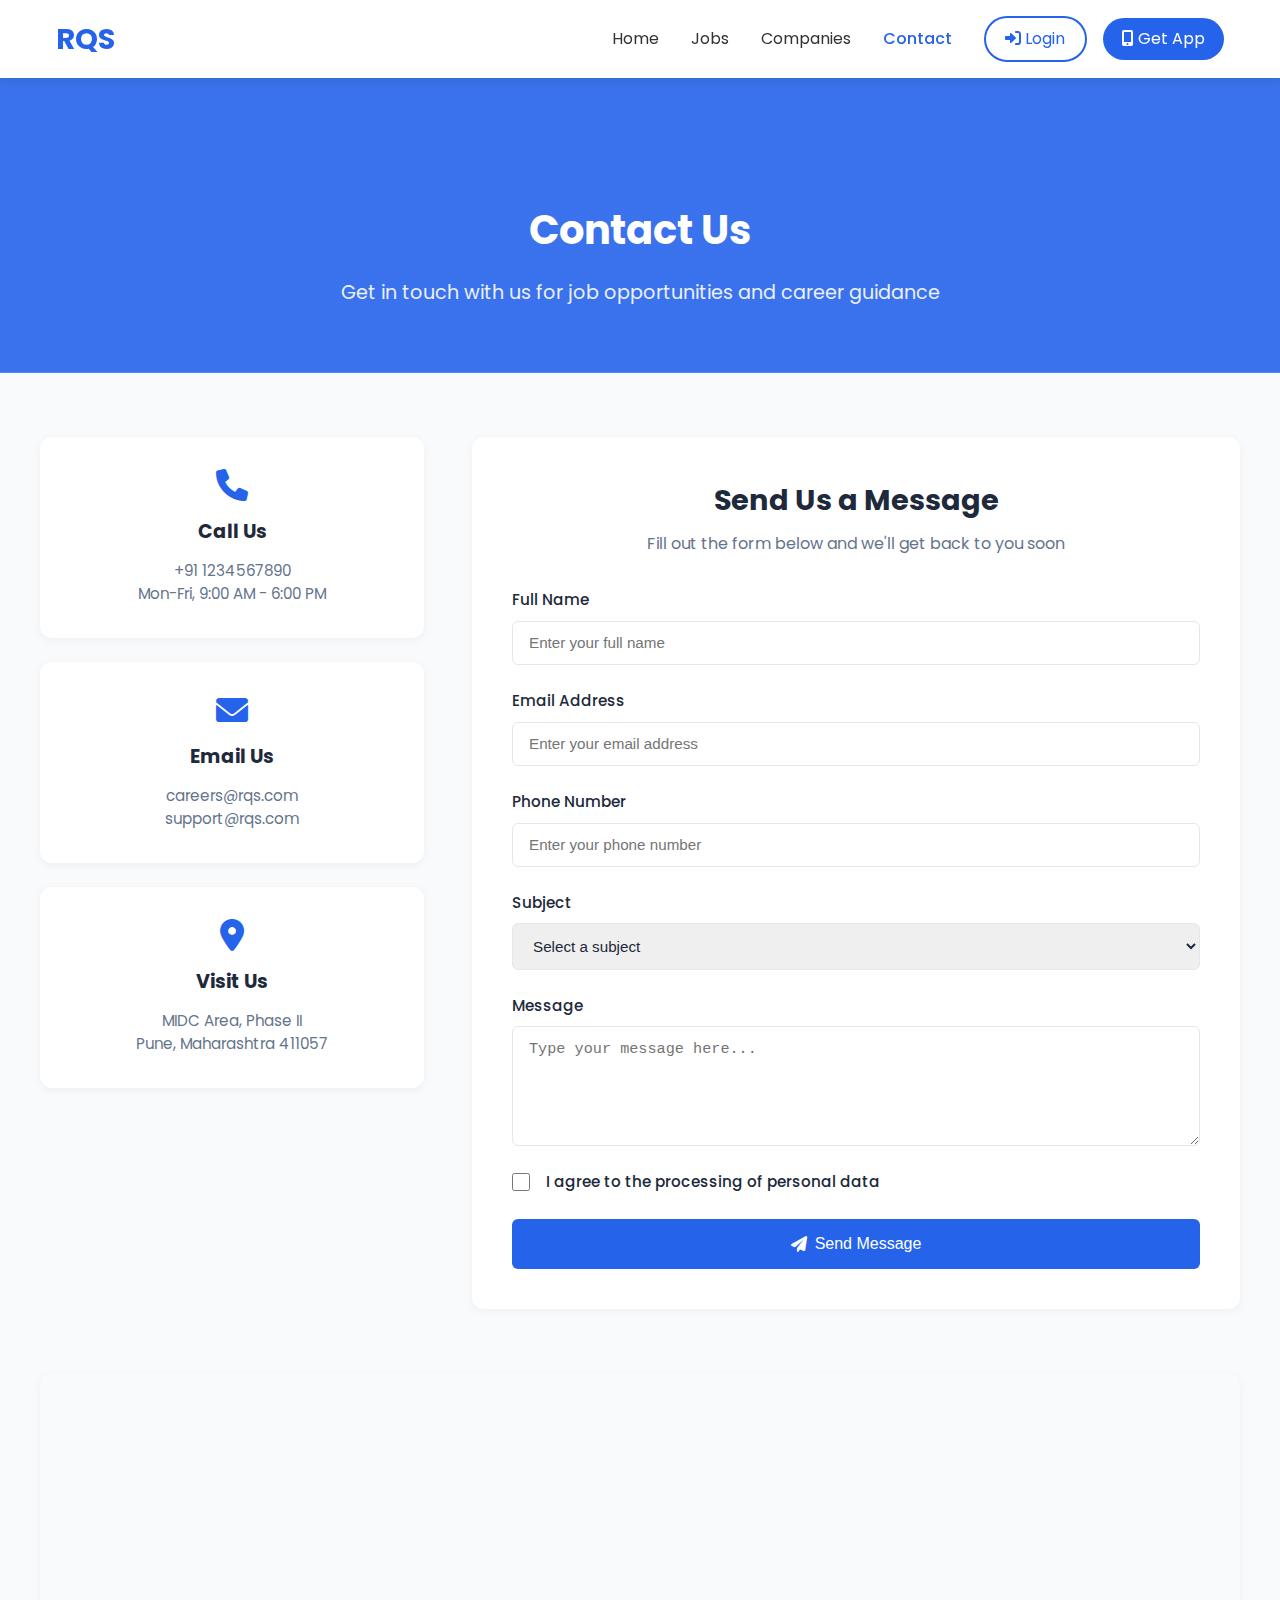
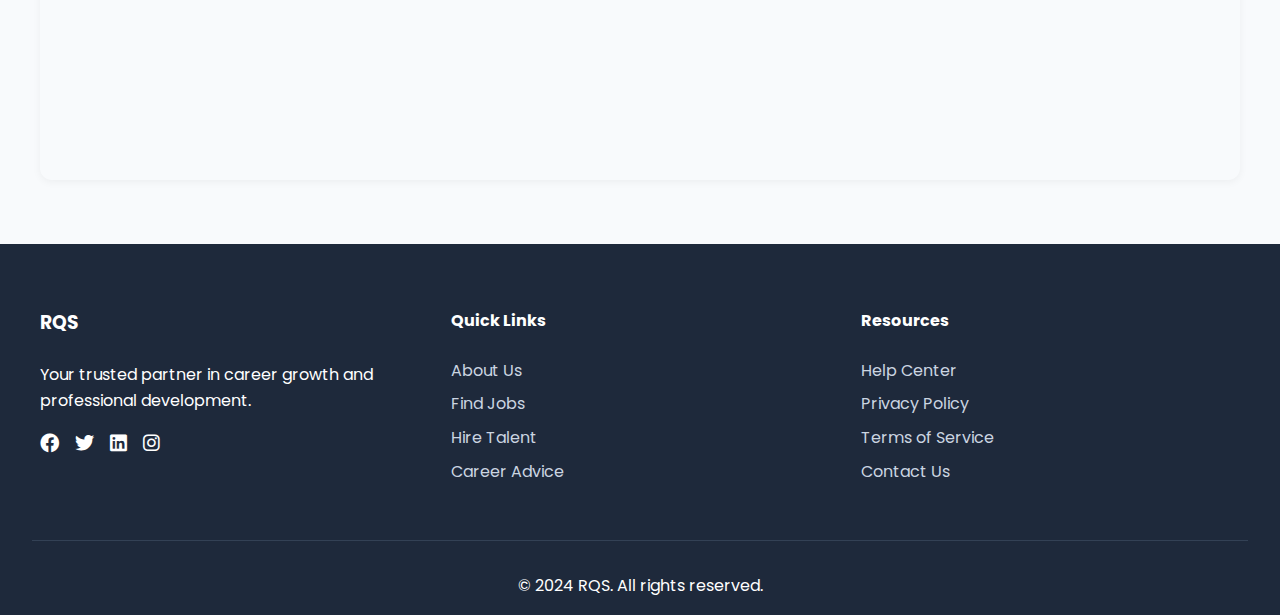
<file: contact.html>
<!DOCTYPE html>
<html lang="en">
<head>
    <meta charset="UTF-8">
    <meta name="viewport" content="width=device-width, initial-scale=1.0, maximum-scale=1.0, user-scalable=no">
    <meta name="theme-color" content="#2563eb">
    <title>Contact Us - MIDC Jobs Portal</title>
    <link rel="stylesheet" href="styles.css">
    <link rel="stylesheet" href="https://cdnjs.cloudflare.com/ajax/libs/font-awesome/6.0.0/css/all.min.css">
    <link href="https://fonts.googleapis.com/css2?family=Poppins:wght@300;400;500;600;700&display=swap" rel="stylesheet">
</head>
<body>
    <!-- Navbar -->
    <nav class="navbar">
        <div class="nav-container">
            <div class="logo">
                <h1>RQS</h1>
            </div>
            <div class="menu-toggle" id="menuToggle">
                <i class="fas fa-bars"></i>
            </div>
            <ul class="nav-links" id="navLinks">
                <li><a href="index.html">Home</a></li>
                <li><a href="jobs.html">Jobs</a></li>
                <li><a href="companies.html">Companies</a></li>
                <li><a href="contact.html" class="active">Contact</a></li>
                <li><a href="login.html" class="login-button"><i class="fas fa-sign-in-alt"></i> Login</a></li>
                <li><a href="#" class="app-button"><i class="fas fa-mobile-alt"></i> Get App</a></li>
            </ul>
        </div>
    </nav>

    <!-- Contact Header -->
    <section class="contact-header">
        <div class="header-content">
            <h2>Contact Us</h2>
            <p>Get in touch with us for job opportunities and career guidance</p>
        </div>
    </section>

    <!-- Contact Section -->
    <section class="contact-section">
        <div class="contact-container">
            <!-- Contact Information -->
            <div class="contact-info">
                <div class="info-card">
                    <i class="fas fa-phone"></i>
                    <h3>Call Us</h3>
                    <p>+91 1234567890</p>
                    <p>Mon-Fri, 9:00 AM - 6:00 PM</p>
                </div>
                <div class="info-card">
                    <i class="fas fa-envelope"></i>
                    <h3>Email Us</h3>
                    <p>careers@rqs.com</p>
                    <p>support@rqs.com</p>
                </div>
                <div class="info-card">
                    <i class="fas fa-map-marker-alt"></i>
                    <h3>Visit Us</h3>
                    <p>MIDC Area, Phase II</p>
                    <p>Pune, Maharashtra 411057</p>
                </div>
            </div>

            <!-- Contact Form -->
            <div class="contact-form-container">
                <div class="form-header">
                    <h3>Send Us a Message</h3>
                    <p>Fill out the form below and we'll get back to you soon</p>
                </div>
                <form id="contactForm" class="contact-form">
                    <div class="form-group">
                        <label for="name">Full Name</label>
                        <input type="text" id="name" name="name" required placeholder="Enter your full name">
                    </div>
                    <div class="form-group">
                        <label for="email">Email Address</label>
                        <input type="email" id="email" name="email" required placeholder="Enter your email address">
                    </div>
                    <div class="form-group">
                        <label for="phone">Phone Number</label>
                        <input type="tel" id="phone" name="phone" required placeholder="Enter your phone number">
                    </div>
                    <div class="form-group">
                        <label for="subject">Subject</label>
                        <select id="subject" name="subject" required>
                            <option value="">Select a subject</option>
                            <option value="job">Job Application</option>
                            <option value="inquiry">General Inquiry</option>
                            <option value="feedback">Feedback</option>
                            <option value="support">Technical Support</option>
                        </select>
                    </div>
                    <div class="form-group">
                        <label for="message">Message</label>
                        <textarea id="message" name="message" required placeholder="Type your message here..."></textarea>
                    </div>
                    <div class="form-group">
                        <label class="checkbox-container">
                            <input type="checkbox" required>
                            <span class="checkmark"></span>
                            I agree to the processing of personal data
                        </label>
                    </div>
                    <button type="submit" class="submit-btn">
                        <i class="fas fa-paper-plane"></i> Send Message
                    </button>
                </form>
            </div>
        </div>
    </section>

    <!-- Map Section -->
    <section class="map-section">
        <div class="map-container">
            <iframe 
                src="https://www.google.com/maps/embed?pb=!1m18!1m12!1m3!1d3782.2547158278226!2d73.91419611489322!3d18.562551887384868!2m3!1f0!2f0!3f0!3m2!1i1024!2i768!4f13.1!3m3!1m2!1s0x3bc2c147b8b3a3bf%3A0x6f7fdcc8e4d6c77e!2sMIDC%2C%20Pune%2C%20Maharashtra!5e0!3m2!1sen!2sin!4v1647834756158!5m2!1sen!2sin" 
                width="100%" 
                height="400" 
                style="border:0;" 
                allowfullscreen="" 
                loading="lazy"
                title="Office Location Map">
            </iframe>
        </div>
    </section>

    <!-- Footer -->
    <footer class="footer">
        <div class="footer-container">
            <div class="footer-section">
                <h3>RQS</h3>
                <p>Your trusted partner in career growth and professional development.</p>
                <div class="social-links">
                    <a href="#" aria-label="Facebook"><i class="fab fa-facebook"></i></a>
                    <a href="#" aria-label="Twitter"><i class="fab fa-twitter"></i></a>
                    <a href="#" aria-label="LinkedIn"><i class="fab fa-linkedin"></i></a>
                    <a href="#" aria-label="Instagram"><i class="fab fa-instagram"></i></a>
                </div>
            </div>
            <div class="footer-section">
                <h4>Quick Links</h4>
                <ul>
                    <li><a href="#">About Us</a></li>
                    <li><a href="#">Find Jobs</a></li>
                    <li><a href="#">Hire Talent</a></li>
                    <li><a href="#">Career Advice</a></li>
                </ul>
            </div>
            <div class="footer-section">
                <h4>Resources</h4>
                <ul>
                    <li><a href="#">Help Center</a></li>
                    <li><a href="#">Privacy Policy</a></li>
                    <li><a href="#">Terms of Service</a></li>
                    <li><a href="#">Contact Us</a></li>
                </ul>
            </div>
        </div>
        <div class="footer-bottom">
            <p>&copy; 2024 RQS. All rights reserved.</p>
        </div>
    </footer>

    <script>
        // Mobile menu toggle
        const menuToggle = document.getElementById('menuToggle');
        const navLinks = document.getElementById('navLinks');
        
        menuToggle.addEventListener('click', () => {
            navLinks.classList.toggle('active');
            const isOpen = navLinks.classList.contains('active');
            menuToggle.innerHTML = isOpen ? '<i class="fas fa-times"></i>' : '<i class="fas fa-bars"></i>';
        });

        // Close menu when clicking outside
        document.addEventListener('click', (e) => {
            if (!menuToggle.contains(e.target) && !navLinks.contains(e.target)) {
                navLinks.classList.remove('active');
                menuToggle.innerHTML = '<i class="fas fa-bars"></i>';
            }
        });

        // Form submission handling
        document.getElementById('contactForm').addEventListener('submit', function(e) {
            e.preventDefault();
            // Add your form submission logic here
            alert('Thank you for your message. We will get back to you soon!');
            this.reset();
        });
    </script>
</body>
</html>
</file>
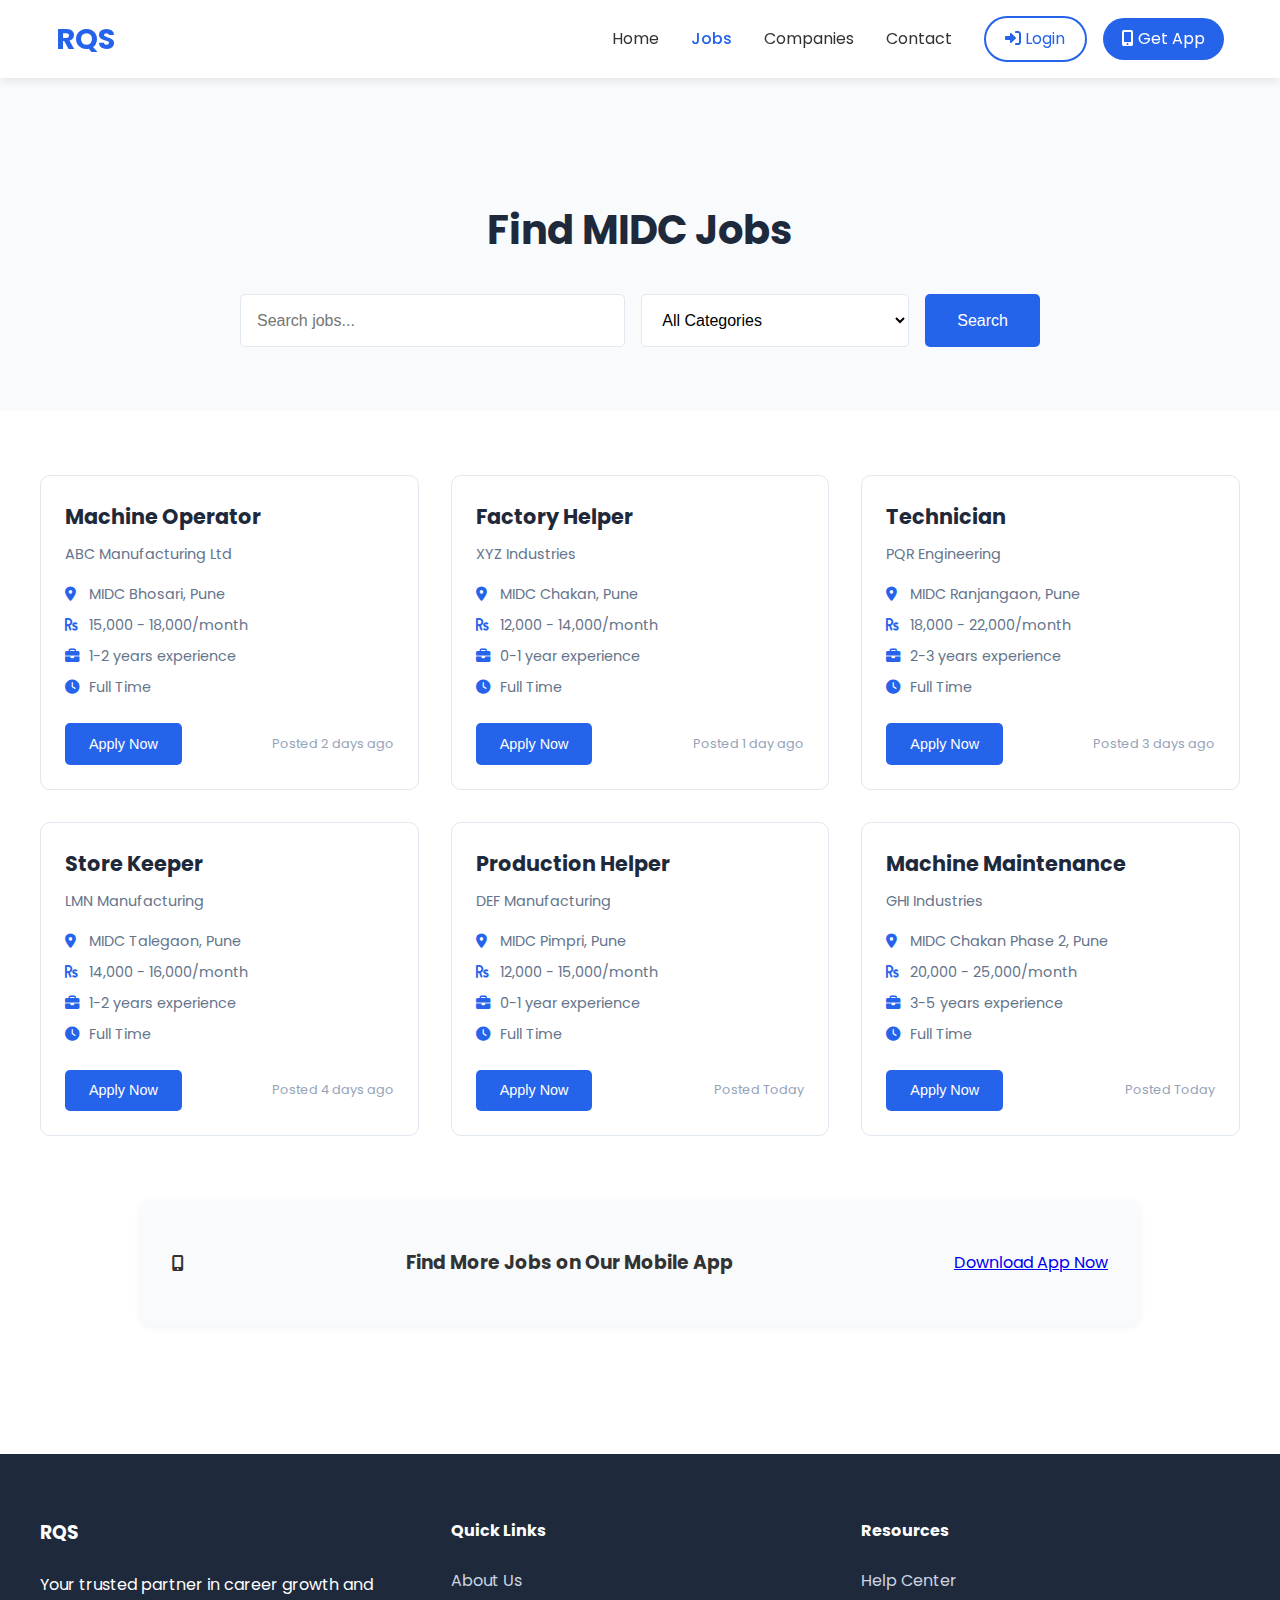
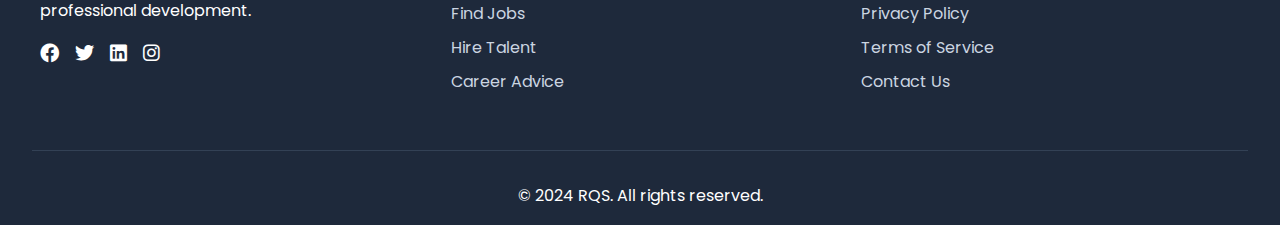
<file: jobs.html>
<!DOCTYPE html>
<html lang="en">
<head>
    <meta charset="UTF-8">
    <meta name="viewport" content="width=device-width, initial-scale=1.0">
    <title>MIDC Jobs - Find Your Dream Job</title>
    <link rel="stylesheet" href="styles.css">
    <link rel="stylesheet" href="https://cdnjs.cloudflare.com/ajax/libs/font-awesome/6.0.0/css/all.min.css">
    <link href="https://fonts.googleapis.com/css2?family=Poppins:wght@300;400;500;600;700&display=swap" rel="stylesheet">
</head>
<body>
    <!-- Navbar -->
    <nav class="navbar">
        <div class="nav-container">
            <div class="logo">
                <h1>RQS</h1>
            </div>
            <div class="menu-toggle">
                <i class="fas fa-bars"></i>
            </div>
            <ul class="nav-links">
                <li><a href="index.html">Home</a></li>
                <li><a href="jobs.html" class="active">Jobs</a></li>
                <li><a href="companies.html">Companies</a></li>
                <li><a href="contact.html">Contact</a></li>
                <li><a href="login.html" class="login-button"><i class="fas fa-sign-in-alt"></i> Login</a></li>
                <li><a href="#" class="app-button"><i class="fas fa-mobile-alt"></i> Get App</a></li>
            </ul>
        </div>
    </nav>

    <!-- Job Search Section -->
    <section class="job-search">
        <div class="search-container">
            <h2>Find MIDC Jobs</h2>
            <div class="search-box">
                <input type="text" placeholder="Search jobs...">
                <select>
                    <option value="">All Categories</option>
                    <option value="helper">Helper/कामगार</option>
                    <option value="operator">Machine Operator/मशीन ऑपरेटर</option>
                    <option value="technician">Technician/तंत्रज्ञ</option>
                    <option value="driver">Driver/वाहन चालक</option>
                    <option value="store">Store Keeper/स्टोर कीपर</option>
                </select>
                <button type="button">Search</button>
            </div>
        </div>
    </section>

    <!-- Job Listings -->
    <section class="job-listings">
        <div class="listings-container">
            <!-- Job Card 1 -->
            <div class="job-card">
                <div class="job-header">
                    <h3>Machine Operator</h3>
                    <span class="company">ABC Manufacturing Ltd</span>
                </div>
                <div class="job-details">
                    <p><i class="fas fa-map-marker-alt"></i> MIDC Bhosari, Pune</p>
                    <p><i class="fas fa-rupee-sign"></i> 15,000 - 18,000/month</p>
                    <p><i class="fas fa-briefcase"></i> 1-2 years experience</p>
                    <p><i class="fas fa-clock"></i> Full Time</p>
                </div>
                <div class="job-footer">
                    <button class="apply-btn">Apply Now</button>
                    <span class="posted">Posted 2 days ago</span>
                </div>
            </div>

            <!-- Job Card 2 -->
            <div class="job-card">
                <div class="job-header">
                    <h3>Factory Helper</h3>
                    <span class="company">XYZ Industries</span>
                </div>
                <div class="job-details">
                    <p><i class="fas fa-map-marker-alt"></i> MIDC Chakan, Pune</p>
                    <p><i class="fas fa-rupee-sign"></i> 12,000 - 14,000/month</p>
                    <p><i class="fas fa-briefcase"></i> 0-1 year experience</p>
                    <p><i class="fas fa-clock"></i> Full Time</p>
                </div>
                <div class="job-footer">
                    <button class="apply-btn">Apply Now</button>
                    <span class="posted">Posted 1 day ago</span>
                </div>
            </div>

            <!-- Job Card 3 -->
            <div class="job-card">
                <div class="job-header">
                    <h3>Technician</h3>
                    <span class="company">PQR Engineering</span>
                </div>
                <div class="job-details">
                    <p><i class="fas fa-map-marker-alt"></i> MIDC Ranjangaon, Pune</p>
                    <p><i class="fas fa-rupee-sign"></i> 18,000 - 22,000/month</p>
                    <p><i class="fas fa-briefcase"></i> 2-3 years experience</p>
                    <p><i class="fas fa-clock"></i> Full Time</p>
                </div>
                <div class="job-footer">
                    <button class="apply-btn">Apply Now</button>
                    <span class="posted">Posted 3 days ago</span>
                </div>
            </div>

            <!-- Job Card 4 -->
            <div class="job-card">
                <div class="job-header">
                    <h3>Store Keeper</h3>
                    <span class="company">LMN Manufacturing</span>
                </div>
                <div class="job-details">
                    <p><i class="fas fa-map-marker-alt"></i> MIDC Talegaon, Pune</p>
                    <p><i class="fas fa-rupee-sign"></i> 14,000 - 16,000/month</p>
                    <p><i class="fas fa-briefcase"></i> 1-2 years experience</p>
                    <p><i class="fas fa-clock"></i> Full Time</p>
                </div>
                <div class="job-footer">
                    <button class="apply-btn">Apply Now</button>
                    <span class="posted">Posted 4 days ago</span>
                </div>
            </div>

            <!-- Job Card 5 -->
            <div class="job-card">
                <div class="job-header">
                    <h3>Production Helper</h3>
                    <span class="company">DEF Manufacturing</span>
                </div>
                <div class="job-details">
                    <p><i class="fas fa-map-marker-alt"></i> MIDC Pimpri, Pune</p>
                    <p><i class="fas fa-rupee-sign"></i> 12,000 - 15,000/month</p>
                    <p><i class="fas fa-briefcase"></i> 0-1 year experience</p>
                    <p><i class="fas fa-clock"></i> Full Time</p>
                </div>
                <div class="job-footer">
                    <button class="apply-btn">Apply Now</button>
                    <span class="posted">Posted Today</span>
                </div>
            </div>

            <!-- Job Card 6 -->
            <div class="job-card">
                <div class="job-header">
                    <h3>Machine Maintenance</h3>
                    <span class="company">GHI Industries</span>
                </div>
                <div class="job-details">
                    <p><i class="fas fa-map-marker-alt"></i> MIDC Chakan Phase 2, Pune</p>
                    <p><i class="fas fa-rupee-sign"></i> 20,000 - 25,000/month</p>
                    <p><i class="fas fa-briefcase"></i> 3-5 years experience</p>
                    <p><i class="fas fa-clock"></i> Full Time</p>
                </div>
                <div class="job-footer">
                    <button class="apply-btn">Apply Now</button>
                    <span class="posted">Posted Today</span>
                </div>
            </div>
        </div>

        <!-- Mobile App Tagline -->
        <div class="app-tagline">
            <div class="tagline-content">
                <i class="fas fa-mobile-alt"></i>
                <h3>Find More Jobs on Our Mobile App</h3>
                
                <a href="#" class="download-btn">Download App Now</a>
            </div>
        </div>

        
    </section>

    <!-- Footer -->
    <footer class="footer">
        <div class="footer-container">
            <div class="footer-section">
                <h3>RQS</h3>
                <p>Your trusted partner in career growth and professional development.</p>
                <div class="social-links">
                    <a href="#"><i class="fab fa-facebook"></i></a>
                    <a href="#"><i class="fab fa-twitter"></i></a>
                    <a href="#"><i class="fab fa-linkedin"></i></a>
                    <a href="#"><i class="fab fa-instagram"></i></a>
                </div>
            </div>
            <div class="footer-section">
                <h4>Quick Links</h4>
                <ul>
                    <li><a href="#">About Us</a></li>
                    <li><a href="#">Find Jobs</a></li>
                    <li><a href="#">Hire Talent</a></li>
                    <li><a href="#">Career Advice</a></li>
                </ul>
            </div>
            <div class="footer-section">
                <h4>Resources</h4>
                <ul>
                    <li><a href="#">Help Center</a></li>
                    <li><a href="#">Privacy Policy</a></li>
                    <li><a href="#">Terms of Service</a></li>
                    <li><a href="#">Contact Us</a></li>
                </ul>
            </div>
        </div>
        <div class="footer-bottom">
            <p>&copy; 2024 RQS. All rights reserved.</p>
        </div>
    </footer>

    <script src="script.js"></script>
</body>
</html>
</file>
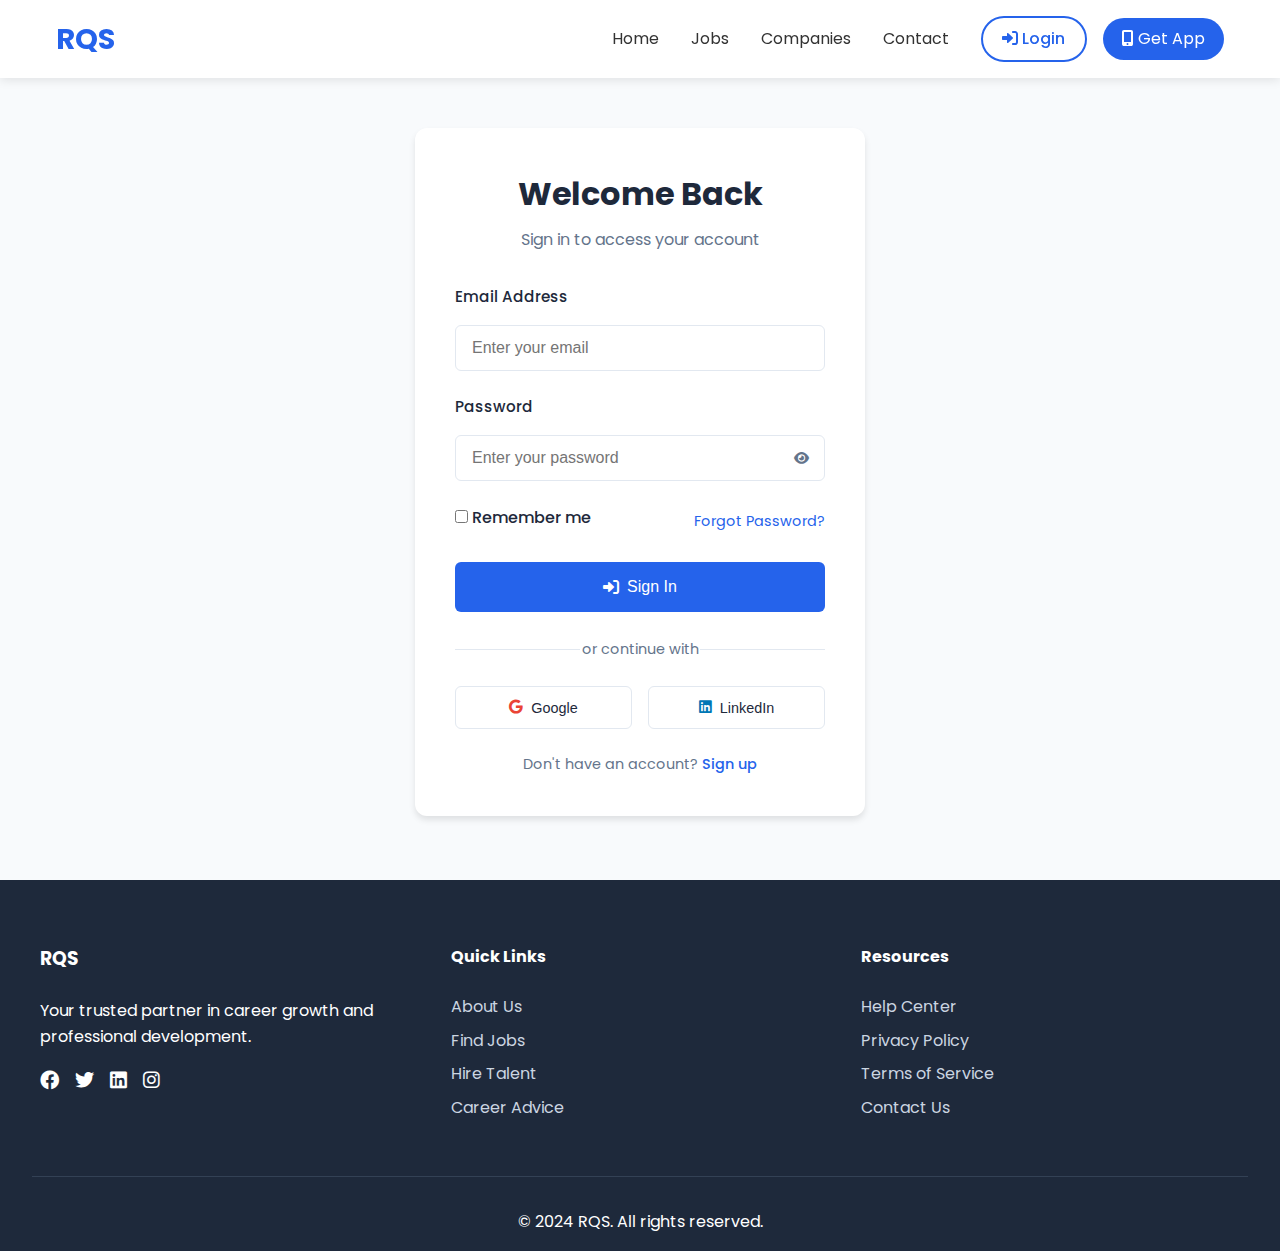
<file: login.html>
<!DOCTYPE html>
<html lang="en">
<head>
    <meta charset="UTF-8">
    <meta name="viewport" content="width=device-width, initial-scale=1.0">
    <title>Login - RQS</title>
    <link rel="stylesheet" href="styles.css">
    <link rel="stylesheet" href="https://cdnjs.cloudflare.com/ajax/libs/font-awesome/6.0.0/css/all.min.css">
    <link href="https://fonts.googleapis.com/css2?family=Poppins:wght@300;400;500;600;700&display=swap" rel="stylesheet">
</head>
<body>
    <!-- Navbar -->
    <nav class="navbar">
        <div class="nav-container">
            <div class="logo">
                <h1>RQS</h1>
            </div>
            <div class="menu-toggle">
                <i class="fas fa-bars"></i>
            </div>
            <ul class="nav-links">
                <li><a href="index.html">Home</a></li>
                <li><a href="jobs.html">Jobs</a></li>
                <li><a href="companies.html">Companies</a></li>
                <li><a href="contact.html">Contact</a></li>
                <li><a href="login.html" class="login-button active"><i class="fas fa-sign-in-alt"></i> Login</a></li>
                <li><a href="#" class="app-button"><i class="fas fa-mobile-alt"></i> Get App</a></li>
            </ul>
        </div>
    </nav>

    <!-- Login Section -->
    <section class="login-section">
        <div class="login-container">
            <div class="login-box">
                <h2>Welcome Back</h2>
                <p class="login-subtitle">Sign in to access your account</p>
                
                <form class="login-form">
                    <div class="form-group">
                        <label for="email">Email Address</label>
                        <input type="email" id="email" name="email" required placeholder="Enter your email">
                    </div>
                    
                    <div class="form-group">
                        <label for="password">Password</label>
                        <div class="password-input">
                            <input type="password" id="password" name="password" required placeholder="Enter your password">
                            <button type="button" class="toggle-password">
                                <i class="fas fa-eye"></i>
                            </button>
                        </div>
                    </div>

                    <div class="form-options">
                        <label class="remember-me">
                            <input type="checkbox" name="remember">
                            <span>Remember me</span>
                        </label>
                        <a href="#" class="forgot-password">Forgot Password?</a>
                    </div>

                    <button type="submit" class="login-submit">
                        <i class="fas fa-sign-in-alt"></i> Sign In
                    </button>

                    <div class="login-divider">
                        <span>or continue with</span>
                    </div>

                    <div class="social-login">
                        <button type="button" class="social-btn google">
                            <i class="fab fa-google"></i>
                            Google
                        </button>
                        <button type="button" class="social-btn linkedin">
                            <i class="fab fa-linkedin"></i>
                            LinkedIn
                        </button>
                    </div>

                    <p class="signup-link">
                        Don't have an account? <a href="#">Sign up</a>
                    </p>
                </form>
            </div>
        </div>
    </section>

    <!-- Footer -->
    <footer class="footer">
        <div class="footer-container">
            <div class="footer-section">
                <h3>RQS</h3>
                <p>Your trusted partner in career growth and professional development.</p>
                <div class="social-links">
                    <a href="#"><i class="fab fa-facebook"></i></a>
                    <a href="#"><i class="fab fa-twitter"></i></a>
                    <a href="#"><i class="fab fa-linkedin"></i></a>
                    <a href="#"><i class="fab fa-instagram"></i></a>
                </div>
            </div>
            <div class="footer-section">
                <h4>Quick Links</h4>
                <ul>
                    <li><a href="#">About Us</a></li>
                    <li><a href="#">Find Jobs</a></li>
                    <li><a href="#">Hire Talent</a></li>
                    <li><a href="#">Career Advice</a></li>
                </ul>
            </div>
            <div class="footer-section">
                <h4>Resources</h4>
                <ul>
                    <li><a href="#">Help Center</a></li>
                    <li><a href="#">Privacy Policy</a></li>
                    <li><a href="#">Terms of Service</a></li>
                    <li><a href="#">Contact Us</a></li>
                </ul>
            </div>
        </div>
        <div class="footer-bottom">
            <p>&copy; 2024 RQS. All rights reserved.</p>
        </div>
    </footer>

    <script src="script.js"></script>
</body>
</html>
</file>
<file: styles.css>
/* Global Styles */
* {
    margin: 0;
    padding: 0;
    box-sizing: border-box;
}

body {
    font-family: 'Poppins', sans-serif;
    line-height: 1.6;
    color: #333;
}

/* Navbar Styles */
.navbar {
    position: fixed;
    top: 0;
    left: 0;
    width: 100%;
    background-color: white;
    box-shadow: 0 2px 10px rgba(0, 0, 0, 0.1);
    z-index: 1000;
}

.nav-container {
    max-width: 1200px;
    margin: 0 auto;
    padding: 1rem;
    display: flex;
    justify-content: space-between;
    align-items: center;
}

.logo h1 {
    color: #2563eb;
    font-size: 1.8rem;
    font-weight: 700;
}

.nav-links {
    display: flex;
    list-style: none;
    align-items: center;
    margin: 0;
    padding: 0;
}

.nav-links li a {
    text-decoration: none;
    color: #333;
    padding: 0.5rem 1rem;
    transition: color 0.3s ease;
    display: block;
    white-space: nowrap;
}

.nav-links li a:hover {
    color: #2563eb;
}

.nav-links li a.active {
    color: #2563eb;
    font-weight: 500;
}

.login-button {
    background: transparent;
    color: #2563eb !important;
    border: 2px solid #2563eb;
    border-radius: 25px;
    padding: 0.5rem 1.2rem !important;
    margin-left: 1rem;
    transition: all 0.3s ease;
}

.login-button:hover {
    background: #2563eb;
    color: white !important;
}

.app-button {
    background: #2563eb;
    color: white !important;
    border-radius: 25px;
    padding: 0.5rem 1.2rem !important;
    margin-left: 1rem;
}

.app-button:hover {
    background: #1d4ed8;
}

.menu-toggle {
    display: none;
    font-size: 1.5rem;
    cursor: pointer;
    color: #333;
    background: none;
    border: none;
    padding: 0.5rem;
}

/* Hero Slider Styles */
.hero-slider {
    margin-top: 5%;
    position: relative;
    height: 500px;
    overflow: hidden;
    background: #f5f5f5;
}

.slider-container {
    height: 100%;
    position: relative;
}

.slide {
    position: absolute;
    top: 0;
    left: 0;
    width: 100%;
    height: 100%;
    opacity: 0;
    transition: opacity 0.5s ease;
    background: rgba(0, 0, 0, 0.5);
}

.slide.active {
    opacity: 1;
}

.slide img {
    width: 100%;
    height: 100%;
    object-fit: cover;
    filter: brightness(0.8);
}

.slide-content {
    position: absolute;
    bottom: 0;
    left: 0;
    right: 0;
    text-align: center;
    color: white;
    padding: 30px 20px;
    background: linear-gradient(to top, rgba(0, 0, 0, 0.8), rgba(0, 0, 0, 0.4), transparent);
}

.slide-content h2 {
    font-size: 2.8rem;
    margin-bottom: 1rem;
    font-weight: 700;
    text-shadow: 2px 2px 4px rgba(0, 0, 0, 0.3);
}

.slide-content p {
    font-size: 1.3rem;
    margin-bottom: 1.5rem;
    opacity: 0.95;
    max-width: 800px;
    margin-left: auto;
    margin-right: auto;
    text-shadow: 1px 1px 2px rgba(0, 0, 0, 0.3);
}

.cta-button {
    display: inline-block;
    padding: 1rem 2.5rem;
    background: #2563eb;
    color: white;
    text-decoration: none;
    border-radius: 5px;
    font-weight: 500;
    transition: all 0.3s ease;
    text-transform: uppercase;
    letter-spacing: 0.5px;
    border: 2px solid transparent;
}

.cta-button:hover {
    background: #1d4ed8;
    transform: translateY(-2px);
    box-shadow: 0 4px 12px rgba(37, 99, 235, 0.2);
}

.slider-arrow {
    position: absolute;
    top: 50%;
    transform: translateY(-50%);
    background: rgba(255, 255, 255, 0.3);
    border: none;
    color: white;
    padding: 1rem;
    cursor: pointer;
    z-index: 10;
    transition: background 0.3s ease;
}

.slider-arrow:hover {
    background: rgba(255, 255, 255, 0.5);
}

.prev {
    left: 20px;
}

.next {
    right: 20px;
}

.slider-dots {
    position: absolute;
    bottom: 20px;
    left: 50%;
    transform: translateX(-50%);
    display: flex;
    gap: 10px;
    z-index: 10;
}

.dot {
    width: 10px;
    height: 10px;
    border-radius: 50%;
    background: rgba(255, 255, 255, 0.5);
    cursor: pointer;
    transition: background 0.3s ease;
}

.dot.active {
    background: white;
}

/* Features Section */
.features {
    padding: 5rem 2rem;
    background: #f8fafc;
}

.section-title {
    text-align: center;
    font-size: 2.5rem;
    margin-bottom: 3rem;
    color: #1e293b;
}

.features-container {
    max-width: 1200px;
    margin: 0 auto;
    display: grid;
    grid-template-columns: repeat(auto-fit, minmax(300px, 1fr));
    gap: 2rem;
}

.feature-card {
    background: white;
    padding: 2rem;
    border-radius: 10px;
    text-align: center;
    box-shadow: 0 4px 6px rgba(0, 0, 0, 0.1);
    transition: transform 0.3s ease;
}

.feature-card:hover {
    transform: translateY(-5px);
}

.feature-card i {
    font-size: 2.5rem;
    color: #2563eb;
    margin-bottom: 1rem;
}

.feature-card h3 {
    font-size: 1.5rem;
    margin-bottom: 1rem;
    color: #1e293b;
}

.feature-card p {
    color: #64748b;
    line-height: 1.6;
}

/* App Download Section */
.app-download {
    padding: 5rem 2rem;
    background: #fff;
    display: flex;
    align-items: center;
    max-width: 1200px;
    margin: 0 auto;
    gap: 4rem;
}

.app-content {
    flex: 1;
}

.app-content h2 {
    font-size: 2.5rem;
    margin-bottom: 1.5rem;
    color: #1e293b;
}

.app-content p {
    font-size: 1.2rem;
    color: #64748b;
    margin-bottom: 2rem;
    line-height: 1.6;
}

.app-features {
    list-style: none;
    margin-bottom: 2rem;
}

.app-features li {
    display: flex;
    align-items: center;
    margin-bottom: 1rem;
    color: #1e293b;
    font-size: 1.2rem;
}

.app-features li i {
    color: #2563eb;
    margin-right: 1rem;
    font-size: 1.4rem;
    width: 24px;
}

.job-types {
    background: #f8fafc;
    padding: 1.5rem;
    border-radius: 10px;
    margin-bottom: 2rem;
}

.job-types p {
    margin-bottom: 1rem;
    line-height: 1.8;
}

.job-types p:last-child {
    margin-bottom: 0;
}

.app-buttons {
    display: flex;
    gap: 1rem;
}

.store-button img {
    height: 50px;
    transition: transform 0.3s ease;
}

.store-button:hover img {
    transform: scale(1.05);
}

.app-image {
    flex: 1;
    display: flex;
    justify-content: center;
}

.app-image img {
    max-width: 100%;
    height: auto;
    border-radius: 10px;
    box-shadow: 0 10px 20px rgba(0, 0, 0, 0.1);
}

/* Footer Styles */
.footer {
    background: #1e293b;
    color: white;
    padding: 4rem 2rem 1rem;
}

.footer-container {
    max-width: 1200px;
    margin: 0 auto;
    display: grid;
    grid-template-columns: repeat(auto-fit, minmax(250px, 1fr));
    gap: 2rem;
}

.footer-section h3, .footer-section h4 {
    margin-bottom: 1.5rem;
    color: #fff;
}

.social-links {
    display: flex;
    gap: 1rem;
    margin-top: 1rem;
}

.social-links a {
    color: white;
    font-size: 1.2rem;
    transition: color 0.3s ease;
}

.social-links a:hover {
    color: #2563eb;
}

.footer-section ul {
    list-style: none;
}

.footer-section ul li {
    margin-bottom: 0.5rem;
}

.footer-section ul li a {
    color: #cbd5e1;
    text-decoration: none;
    transition: color 0.3s ease;
}

.footer-section ul li a:hover {
    color: white;
}

.newsletter-form {
    display: flex;
    gap: 0.5rem;
    margin-top: 1rem;
}

.newsletter-form input {
    padding: 0.5rem;
    border: none;
    border-radius: 4px;
    flex: 1;
}

.newsletter-form button {
    padding: 0.5rem 1rem;
    background: #2563eb;
    color: white;
    border: none;
    border-radius: 4px;
    cursor: pointer;
    transition: background 0.3s ease;
}

.newsletter-form button:hover {
    background: #1d4ed8;
}

.footer-bottom {
    text-align: center;
    margin-top: 3rem;
    padding-top: 2rem;
    border-top: 1px solid #334155;
}

/* Animations */
@keyframes fadeInUp {
    from {
        opacity: 0;
        transform: translateY(20px);
    }
    to {
        opacity: 1;
        transform: translateY(0);
    }
}

/* Responsive Styles */
@media (max-width: 1024px) {
    .nav-links li a {
        padding: 0.5rem 0.8rem;
        font-size: 0.95rem;
    }
    
    .login-button,
    .app-button {
        padding: 0.2rem 0.7rem !important;
    }
}

@media (max-width: 768px) {
    .menu-toggle {
        display: block;
    }

    .nav-links {
        display: none;
        position: fixed;
        top: 80px;
        right: 0;
        width: 60%;
        background: white;
        padding: 1rem;
        box-shadow: 0 2px 10px rgba(0, 0, 0, 0.1);
        flex-direction: column;
        align-items: flex-start;
        z-index: 999;
        max-height: calc(100vh - 70px);
        overflow-y: auto;
    }

    .nav-links.active {
        display: flex;
    }

    .nav-links li {
        width: 100%;
        margin: 0.5rem 0;
    }

    .nav-links li a {
        padding: 0.8rem 1rem;
        width: 100%;
        font-size: 1rem;
        display: flex;
        align-items: center;
        gap: 0.5rem;
    }

    .login-button,
    .app-button {
        width: 30%;
        text-align: center;
        margin: 0.2rem 0 0 0;
        justify-content: center;
        font-size: 10px;
    }

    .login-button i,
    .app-button i {
        margin-right: 0.5rem;
    }

    .section-title {
        font-size: 2rem;
    }

    .hero-slider {
        height: 400px;
    }

    .slide-content h2 {
        font-size: 2rem;
    }

    .slide-content p {
        font-size: 1.1rem;
        padding: 0 15px;
    }

    .cta-button {
        padding: 0.8rem 2rem;
        font-size: 0.9rem;
    }

    .slider-arrow {
        padding: 0.8rem;
    }

    .app-download {
        flex-direction: column;
        padding: 3rem 1.5rem;
    }

    .app-content {
        text-align: center;
    }

    .app-features {
        display: inline-block;
        text-align: left;
    }

    .app-content h2 {
        font-size: 2rem;
    }

    .footer-container {
        grid-template-columns: 1fr;
    }

    .slider-btn {
        padding: 0.8rem 2rem;
        font-size: 0.9rem;
    }
}

@media (max-width: 480px) {
    .nav-container {
        padding: 0.8rem;
    }

    .logo h1 {
        font-size: 1.5rem;
    }

    .nav-links {
        top: 80px;
        max-height: calc(100vh - 60px);
    }

    .nav-links li a {
        padding: 0.7rem 1rem;
        font-size: 0.95rem;
    }

    .hero-slider {
        height: 300px;
    }

    .slide-content h2 {
        font-size: 1.6rem;
    }

    .slide-content p {
        font-size: 1rem;
        padding: 0 10px;
    }

    .cta-button {
        padding: 0.7rem 1.8rem;
        font-size: 0.85rem;
    }

    .section-title {
        font-size: 1.8rem;
        margin-bottom: 2rem;
    }

    .feature-card {
        padding: 1.2rem;
    }

    .app-content h2 {
        font-size: 1.8rem;
    }

    .app-content p {
        font-size: 1.1rem;
    }

    .app-features li {
        font-size: 1.1rem;
    }

    .app-buttons {
        flex-direction: column;
        align-items: center;
    }

    .slider-btn {
        padding: 0.7rem 1.8rem;
        font-size: 0.85rem;
    }
    .login-button,
    .app-button {
        width: 30%;
        text-align: center;
        margin: 0.2rem 0 0 0;
        justify-content: center;
        font-size: 10px;
        padding: 0%;
    }
    
}

.slider-btn {
    display: inline-block;
    padding: 1rem 2.5rem;
    background: #2563eb;
    color: white;
    border: none;
    border-radius: 5px;
    font-weight: 500;
    font-size: 1rem;
    text-transform: uppercase;
    letter-spacing: 0.5px;
    transition: background 0.3s ease;
    cursor: default;
}

.slider-btn:hover {
    background: #1d4ed8;
}

/* Job Search Section */
.job-search {
    background: #f8fafc;
    padding: 8rem 2rem 4rem;
}

.search-container {
    max-width: 1200px;
    margin: 0 auto;
    text-align: center;
}

.search-container h2 {
    font-size: 2.5rem;
    color: #1e293b;
    margin-bottom: 2rem;
}

.search-box {
    display: flex;
    gap: 1rem;
    max-width: 800px;
    margin: 0 auto;
}

.search-box input {
    flex: 2;
    padding: 1rem;
    border: 1px solid #e2e8f0;
    border-radius: 5px;
    font-size: 1rem;
}

.search-box select {
    flex: 1;
    padding: 1rem;
    border: 1px solid #e2e8f0;
    border-radius: 5px;
    font-size: 1rem;
    background: white;
}

.search-box button {
    padding: 1rem 2rem;
    background: #2563eb;
    color: white;
    border: none;
    border-radius: 5px;
    font-size: 1rem;
    cursor: pointer;
    transition: background 0.3s ease;
}

.search-box button:hover {
    background: #1d4ed8;
}

/* Job Listings Section */
.job-listings {
    padding: 4rem 2rem;
    background: white;
}

.listings-container {
    max-width: 1200px;
    margin: 0 auto;
    display: grid;
    grid-template-columns: repeat(auto-fit, minmax(300px, 1fr));
    gap: 2rem;
}

.job-card {
    background: white;
    border: 1px solid #e2e8f0;
    border-radius: 10px;
    padding: 1.5rem;
    transition: transform 0.3s ease, box-shadow 0.3s ease;
}

.job-card:hover {
    transform: translateY(-5px);
    box-shadow: 0 10px 20px rgba(0, 0, 0, 0.1);
}

.job-header {
    margin-bottom: 1rem;
}

.job-header h3 {
    font-size: 1.3rem;
    color: #1e293b;
    margin-bottom: 0.5rem;
}

.company {
    color: #64748b;
    font-size: 0.9rem;
}

.job-details {
    margin-bottom: 1.5rem;
}

.job-details p {
    display: flex;
    align-items: center;
    gap: 0.5rem;
    color: #64748b;
    margin-bottom: 0.5rem;
    font-size: 0.9rem;
}

.job-details i {
    color: #2563eb;
    width: 16px;
}

.job-footer {
    display: flex;
    justify-content: space-between;
    align-items: center;
}

.apply-btn {
    padding: 0.8rem 1.5rem;
    background: #2563eb;
    color: white;
    border: none;
    border-radius: 5px;
    font-size: 0.9rem;
    cursor: pointer;
    transition: background 0.3s ease;
}

.apply-btn:hover {
    background: #1d4ed8;
}

.posted {
    color: #94a3b8;
    font-size: 0.8rem;
}

.load-more {
    text-align: center;
    margin-top: 3rem;
}

.load-more button {
    padding: 1rem 2rem;
    background: transparent;
    color: #2563eb;
    border: 2px solid #2563eb;
    border-radius: 5px;
    font-size: 1rem;
    cursor: pointer;
    transition: all 0.3s ease;
}

.load-more button:hover {
    background: #2563eb;
    color: white;
}

/* Responsive Design for Jobs Page */
@media (max-width: 768px) {
    .search-box {
        flex-direction: column;
    }

    .search-box input,
    .search-box select,
    .search-box button {
        width: 100%;
    }

    .job-search {
        padding: 6rem 1.5rem 3rem;
    }

    .search-container h2 {
        font-size: 2rem;
    }

    .listings-container {
        grid-template-columns: 1fr;
    }
}

@media (max-width: 480px) {
    .search-container h2 {
        font-size: 1.8rem;
    }

    .job-card {
        padding: 1rem;
    }

    .job-header h3 {
        font-size: 1.2rem;
    }

    .apply-btn {
        padding: 0.6rem 1.2rem;
    }
}

/* App Tagline Section */
.app-tagline {
    background: #f8fafc;
    padding: 3rem 2rem;
    margin: 4rem auto;
    max-width: 1000px;
    border-radius: 12px;
    box-shadow: 0 2px 8px rgba(0, 0, 0, 0.05);
}

.tagline-content {
    display: flex;
    align-items: center;
    justify-content: space-between;
    gap: 2rem;
}

.tagline-text {
    flex: 1.5;
}

.tagline-text h3 {
    font-size: 2rem;
    color: #1e293b;
    margin-bottom: 1rem;
    font-weight: 600;
}

.tagline-text p {
    font-size: 1.1rem;
    color: #64748b;
    margin-bottom: 1.5rem;
    line-height: 1.6;
}

.app-features {
    display: flex;
    gap: 1.5rem;
    flex-wrap: wrap;
}

.app-features span {
    display: flex;
    align-items: center;
    gap: 0.5rem;
    color: #475569;
    font-size: 0.95rem;
}

.app-features i {
    color: #2563eb;
}

.app-download-btn {
    flex: 1;
    text-align: center;
}

.download-button {
    display: inline-block;
    margin-bottom: 1rem;
    transition: transform 0.2s ease;
}

.download-button:hover {
    transform: translateY(-2px);
}

.download-button img {
    height: 48px;
}

.app-rating {
    text-align: center;
}

.app-rating .stars {
    color: #fbbf24;
    font-size: 1.2rem;
    margin-bottom: 0.3rem;
}

.app-rating span {
    color: #64748b;
    font-size: 0.9rem;
}

/* Responsive Styles for App Tagline */
@media (max-width: 768px) {
    .app-tagline {
        margin: 3rem 1rem;
        padding: 2rem;
    }

    .tagline-content {
        flex-direction: column;
        text-align: center;
    }

    .tagline-text h3 {
        font-size: 1.8rem;
    }

    .app-features {
        justify-content: center;
    }

    .app-download-btn {
        margin-top: 1.5rem;
    }
}

@media (max-width: 480px) {
    .app-tagline {
        margin: 2rem 1rem;
        padding: 1.5rem;
    }

    .tagline-text h3 {
        font-size: 1.5rem;
    }

    .tagline-text p {
        font-size: 1rem;
    }

    .app-features {
        flex-direction: column;
        align-items: center;
        gap: 1rem;
    }
}

/* Companies Header Styles */
.companies-header {
    background: linear-gradient(rgba(37, 99, 235, 0.9), rgba(37, 99, 235, 0.9)), url('https://images.unsplash.com/photo-1504917595217-d4dc5ebe6122?q=80&w=1740');
    background-size: cover;
    background-position: center;
    padding: 8rem 2rem 4rem;
    text-align: center;
    color: white;
}

.companies-header h2 {
    font-size: 2.5rem;
    margin-bottom: 1rem;
}

.companies-header p {
    font-size: 1.2rem;
    opacity: 0.9;
}

/* Companies List Styles */
.companies-list {
    padding: 4rem 2rem;
    background: #f8fafc;
}

.companies-container {
    max-width: 1200px;
    margin: 0 auto;
    display: grid;
    grid-template-columns: repeat(auto-fit, minmax(350px, 1fr));
    gap: 2rem;
}

.company-card {
    background: white;
    border-radius: 10px;
    padding: 2rem;
    box-shadow: 0 4px 6px rgba(0, 0, 0, 0.1);
    transition: transform 0.3s ease;
}

.company-card:hover {
    transform: translateY(-5px);
}

.company-logo {
    text-align: center;
    margin-bottom: 1.5rem;
}

.company-logo i {
    font-size: 3rem;
    color: #2563eb;
}

.company-info h3 {
    font-size: 1.5rem;
    color: #1e293b;
    margin-bottom: 1rem;
}

.company-info .location {
    display: flex;
    align-items: center;
    gap: 0.5rem;
    color: #64748b;
    margin-bottom: 1rem;
}

.company-stats {
    display: flex;
    justify-content: space-between;
    margin-bottom: 1.5rem;
}

.company-stats span {
    display: flex;
    align-items: center;
    gap: 0.5rem;
    color: #64748b;
    font-size: 0.9rem;
}

.company-stats i {
    color: #2563eb;
}

.job-types {
    display: flex;
    flex-wrap: wrap;
    gap: 0.5rem;
    margin-bottom: 1.5rem;
}

.job-types span {
    background: #f1f5f9;
    padding: 0.5rem 1rem;
    border-radius: 20px;
    font-size: 0.9rem;
    color: #475569;
}

.view-jobs {
    display: inline-block;
    padding: 0.8rem 1.5rem;
    background: #2563eb;
    color: white;
    text-decoration: none;
    border-radius: 5px;
    transition: background 0.3s ease;
}

.view-jobs:hover {
    background: #1d4ed8;
}

/* Responsive Styles for Companies Page */
@media (max-width: 768px) {
    .companies-container {
        grid-template-columns: 1fr;
    }

    .company-card {
        padding: 1.5rem;
    }

    .company-stats {
        flex-direction: column;
        gap: 0.5rem;
    }
}

/* App Tagline in Companies Page */
.app-tagline {
    background: #f8fafc;
    padding: 3rem 2rem;
    margin: 4rem auto;
    max-width: 1000px;
    border-radius: 12px;
    box-shadow: 0 2px 8px rgba(0, 0, 0, 0.05);
}

.tagline-content {
    display: flex;
    align-items: center;
    justify-content: space-between;
    gap: 2rem;
}

.tagline-text {
    flex: 1.5;
}

.tagline-text h3 {
    font-size: 2rem;
    color: #1e293b;
    margin-bottom: 1rem;
    font-weight: 600;
}

.tagline-text p {
    font-size: 1.1rem;
    color: #64748b;
    margin-bottom: 1.5rem;
    line-height: 1.6;
}

.app-features {
    display: flex;
    gap: 1.5rem;
    flex-wrap: wrap;
}

.app-features span {
    display: flex;
    align-items: center;
    gap: 0.5rem;
    color: #475569;
    font-size: 0.95rem;
}

.app-features i {
    color: #2563eb;
}

.app-download-btn {
    flex: 1;
    text-align: center;
}

.download-button {
    display: inline-block;
    margin-bottom: 1rem;
    transition: transform 0.2s ease;
}

.download-button:hover {
    transform: translateY(-2px);
}

.download-button img {
    height: 48px;
}

.app-rating {
    text-align: center;
}

.app-rating .stars {
    color: #fbbf24;
    font-size: 1.2rem;
    margin-bottom: 0.3rem;
}

.app-rating span {
    color: #64748b;
    font-size: 0.9rem;
}

/* Responsive Styles for App Tagline */
@media (max-width: 768px) {
    .app-tagline {
        margin: 3rem 1rem;
        padding: 2rem;
    }
    .feature-card h3{
        font-size: 1.2rem;
    }
    .feature-card p{
        font-size: 0.9rem;
    }
    .tagline-content {
        flex-direction: column;
        text-align: center;
    }

    .tagline-text h3 {
        font-size: 1.8rem;
    }

    .app-features {
        justify-content: center;
    }

    .app-download-btn {
        margin-top: 1.5rem;
    }
}

@media (max-width: 480px) {
    .app-tagline {
        margin: 2rem 1rem;
        padding: 1.5rem;
    }

    .tagline-text h3 {
        font-size: 1.5rem;
    }

    .tagline-text p {
        font-size: 1rem;
    }
.feature-card h3{
    font-size: 1.2rem;
}
.feature-card p{
    font-size: 0.9rem;
}
    .app-features {
        flex-direction: column;
        align-items: center;
        gap: 1rem;
    }
}

/* Contact Page Styles */
.contact-header {
    background: linear-gradient(rgba(37, 99, 235, 0.9), rgba(37, 99, 235, 0.9)), url('https://images.unsplash.com/photo-1423666639041-f56000c27a9a?q=80&w=1474');
    background-size: cover;
    background-position: center;
    padding: 8rem 2rem 4rem;
    text-align: center;
    color: white;
}

.contact-header h2 {
    font-size: 2.5rem;
    margin-bottom: 1rem;
}

.contact-header p {
    font-size: 1.2rem;
    opacity: 0.9;
    max-width: 600px;
    margin: 0 auto;
}

.contact-section {
    padding: 4rem 2rem;
    background: #f8fafc;
}

.contact-container {
    max-width: 1200px;
    margin: 0 auto;
    display: grid;
    grid-template-columns: 1fr 2fr;
    gap: 3rem;
}

.contact-info {
    display: flex;
    flex-direction: column;
    gap: 1.5rem;
}

.info-card {
    background: white;
    padding: 2rem;
    border-radius: 12px;
    box-shadow: 0 2px 8px rgba(0, 0, 0, 0.05);
    text-align: center;
    transition: transform 0.3s ease;
}

.info-card:hover {
    transform: translateY(-5px);
}

.info-card i {
    font-size: 2rem;
    color: #2563eb;
    margin-bottom: 1rem;
}

.info-card h3 {
    color: #1e293b;
    margin-bottom: 0.8rem;
    font-size: 1.2rem;
}

.info-card p {
    color: #64748b;
    font-size: 0.95rem;
    line-height: 1.5;
}

.contact-form-container {
    background: white;
    padding: 2.5rem;
    border-radius: 12px;
    box-shadow: 0 2px 8px rgba(0, 0, 0, 0.05);
}

.form-header {
    text-align: center;
    margin-bottom: 2rem;
}

.form-header h3 {
    color: #1e293b;
    font-size: 1.8rem;
    margin-bottom: 0.5rem;
}

.form-header p {
    color: #64748b;
    font-size: 1rem;
}

.contact-form {
    display: grid;
    gap: 1.5rem;
}

.form-group {
    display: flex;
    flex-direction: column;
    gap: 0.5rem;
}

.form-group label {
    color: #1e293b;
    font-size: 0.95rem;
    font-weight: 500;
}

.form-group input,
.form-group select,
.form-group textarea {
    padding: 0.8rem 1rem;
    border: 1px solid #e2e8f0;
    border-radius: 6px;
    font-size: 0.95rem;
    color: #1e293b;
    transition: border-color 0.3s ease;
}

.form-group input:focus,
.form-group select:focus,
.form-group textarea:focus {
    outline: none;
    border-color: #2563eb;
}

.form-group textarea {
    height: 120px;
    resize: vertical;
}

.checkbox-container {
    display: flex;
    align-items: center;
    gap: 0.5rem;
    cursor: pointer;
    font-size: 0.9rem;
    color: #64748b;
}

.checkbox-container input[type="checkbox"] {
    width: 18px;
    height: 18px;
}

.submit-btn {
    background: #2563eb;
    color: white;
    padding: 1rem;
    border: none;
    border-radius: 6px;
    font-size: 1rem;
    font-weight: 500;
    cursor: pointer;
    transition: background-color 0.3s ease;
    display: flex;
    align-items: center;
    justify-content: center;
    gap: 0.5rem;
}

.submit-btn:hover {
    background: #1d4ed8;
}

.map-section {
    padding: 0 2rem 4rem;
    background: #f8fafc;
}

.map-container {
    max-width: 1200px;
    margin: 0 auto;
    border-radius: 12px;
    overflow: hidden;
    box-shadow: 0 2px 8px rgba(0, 0, 0, 0.05);
}

/* Responsive Styles for Contact Page */
@media (max-width: 1024px) {
    .contact-container {
        gap: 2rem;
    }
}

@media (max-width: 768px) {
    .contact-header {
        padding: 6rem 1.5rem 3rem;
    }

    .contact-header h2 {
        font-size: 2rem;
    }

    .contact-section {
        padding: 3rem 1.5rem;
    }

    .contact-container {
        grid-template-columns: 1fr;
    }

    .contact-info {
        flex-direction: row;
        flex-wrap: wrap;
    }

    .info-card {
        flex: 1;
        min-width: 250px;
    }

    .contact-form-container {
        padding: 2rem;
    }

    .form-header h3 {
        font-size: 1.5rem;
    }
}

@media (max-width: 480px) {
    .contact-header {
        padding: 5rem 1rem 2.5rem;
    }

    .contact-header h2 {
        font-size: 1.8rem;
    }

    .contact-section {
        padding: 2rem 1rem;
    }

    .contact-info {
        flex-direction: column;
    }

    .info-card {
        padding: 1.5rem;
    }

    .contact-form-container {
        padding: 1.5rem;
    }

    .form-group input,
    .form-group select,
    .form-group textarea {
        padding: 0.7rem;
    }

    .map-section {
        padding: 0 1rem 2rem;
    }
}

/* Add margin to main content to account for fixed navbar */
.contact-header,
.companies-header,
.job-search,
.hero-slider {
    margin-top: 70px;
}

@media (max-width: 480px) {
    .contact-header,
    .companies-header,
    .job-search,
    .hero-slider {
        margin-top: 60px;
    }
}

/* Login Page Styles */
.login-section {
    padding: 8rem 2rem 4rem;
    min-height: calc(100vh - 70px);
    background: #f8fafc;
    display: flex;
    align-items: center;
    justify-content: center;
}

.login-container {
    max-width: 450px;
    width: 100%;
    margin: 0 auto;
}

.login-box {
    background: white;
    padding: 2.5rem;
    border-radius: 12px;
    box-shadow: 0 4px 6px rgba(0, 0, 0, 0.1);
}

.login-box h2 {
    font-size: 2rem;
    color: #1e293b;
    margin-bottom: 0.5rem;
    text-align: center;
}

.login-subtitle {
    color: #64748b;
    text-align: center;
    margin-bottom: 2rem;
}

.login-form .form-group {
    margin-bottom: 1.5rem;
}

.login-form label {
    display: block;
    margin-bottom: 0.5rem;
    color: #1e293b;
    font-weight: 500;
}

.login-form input[type="email"],
.login-form input[type="password"] {
    width: 100%;
    padding: 0.8rem 1rem;
    border: 1px solid #e2e8f0;
    border-radius: 6px;
    font-size: 1rem;
    transition: border-color 0.3s ease;
}

.login-form input:focus {
    outline: none;
    border-color: #2563eb;
}

.password-input {
    position: relative;
}

.toggle-password {
    position: absolute;
    right: 1rem;
    top: 50%;
    transform: translateY(-50%);
    background: none;
    border: none;
    color: #64748b;
    cursor: pointer;
    padding: 0;
}

.form-options {
    display: flex;
    justify-content: space-between;
    align-items: center;
    margin-bottom: 1.5rem;
}

.remember-me {
    display: flex;
    align-items: center;
    gap: 0.5rem;
    color: #64748b;
    cursor: pointer;
}

.forgot-password {
    color: #2563eb;
    text-decoration: none;
    font-size: 0.9rem;
}

.forgot-password:hover {
    text-decoration: underline;
}

.login-submit {
    width: 100%;
    padding: 1rem;
    background: #2563eb;
    color: white;
    border: none;
    border-radius: 6px;
    font-size: 1rem;
    font-weight: 500;
    cursor: pointer;
    transition: background 0.3s ease;
    display: flex;
    align-items: center;
    justify-content: center;
    gap: 0.5rem;
}

.login-submit:hover {
    background: #1d4ed8;
}

.login-divider {
    text-align: center;
    margin: 1.5rem 0;
    position: relative;
}

.login-divider::before,
.login-divider::after {
    content: "";
    position: absolute;
    top: 50%;
    width: calc(50% - 60px);
    height: 1px;
    background: #e2e8f0;
}

.login-divider::before {
    left: 0;
}

.login-divider::after {
    right: 0;
}

.login-divider span {
    background: white;
    padding: 0 1rem;
    color: #64748b;
    font-size: 0.9rem;
}

.social-login {
    display: grid;
    grid-template-columns: 1fr 1fr;
    gap: 1rem;
    margin-bottom: 1.5rem;
}

.social-btn {
    padding: 0.8rem;
    border: 1px solid #e2e8f0;
    border-radius: 6px;
    background: white;
    color: #1e293b;
    font-size: 0.9rem;
    cursor: pointer;
    transition: all 0.3s ease;
    display: flex;
    align-items: center;
    justify-content: center;
    gap: 0.5rem;
}

.social-btn:hover {
    background: #f8fafc;
}

.social-btn.google i {
    color: #ea4335;
}

.social-btn.linkedin i {
    color: #0077b5;
}

.signup-link {
    text-align: center;
    color: #64748b;
    font-size: 0.9rem;
}

.signup-link a {
    color: #2563eb;
    text-decoration: none;
    font-weight: 500;
}

.signup-link a:hover {
    text-decoration: underline;
}

/* Responsive Styles for Login Page */
@media (max-width: 480px) {
    .login-section {
        padding: 6rem 1rem 2rem;
    }

    .login-box {
        padding: 1.5rem;
    }

    .login-box h2 {
        font-size: 1.8rem;
    }

    .social-login {
        grid-template-columns: 1fr;
    }
}
</file>
